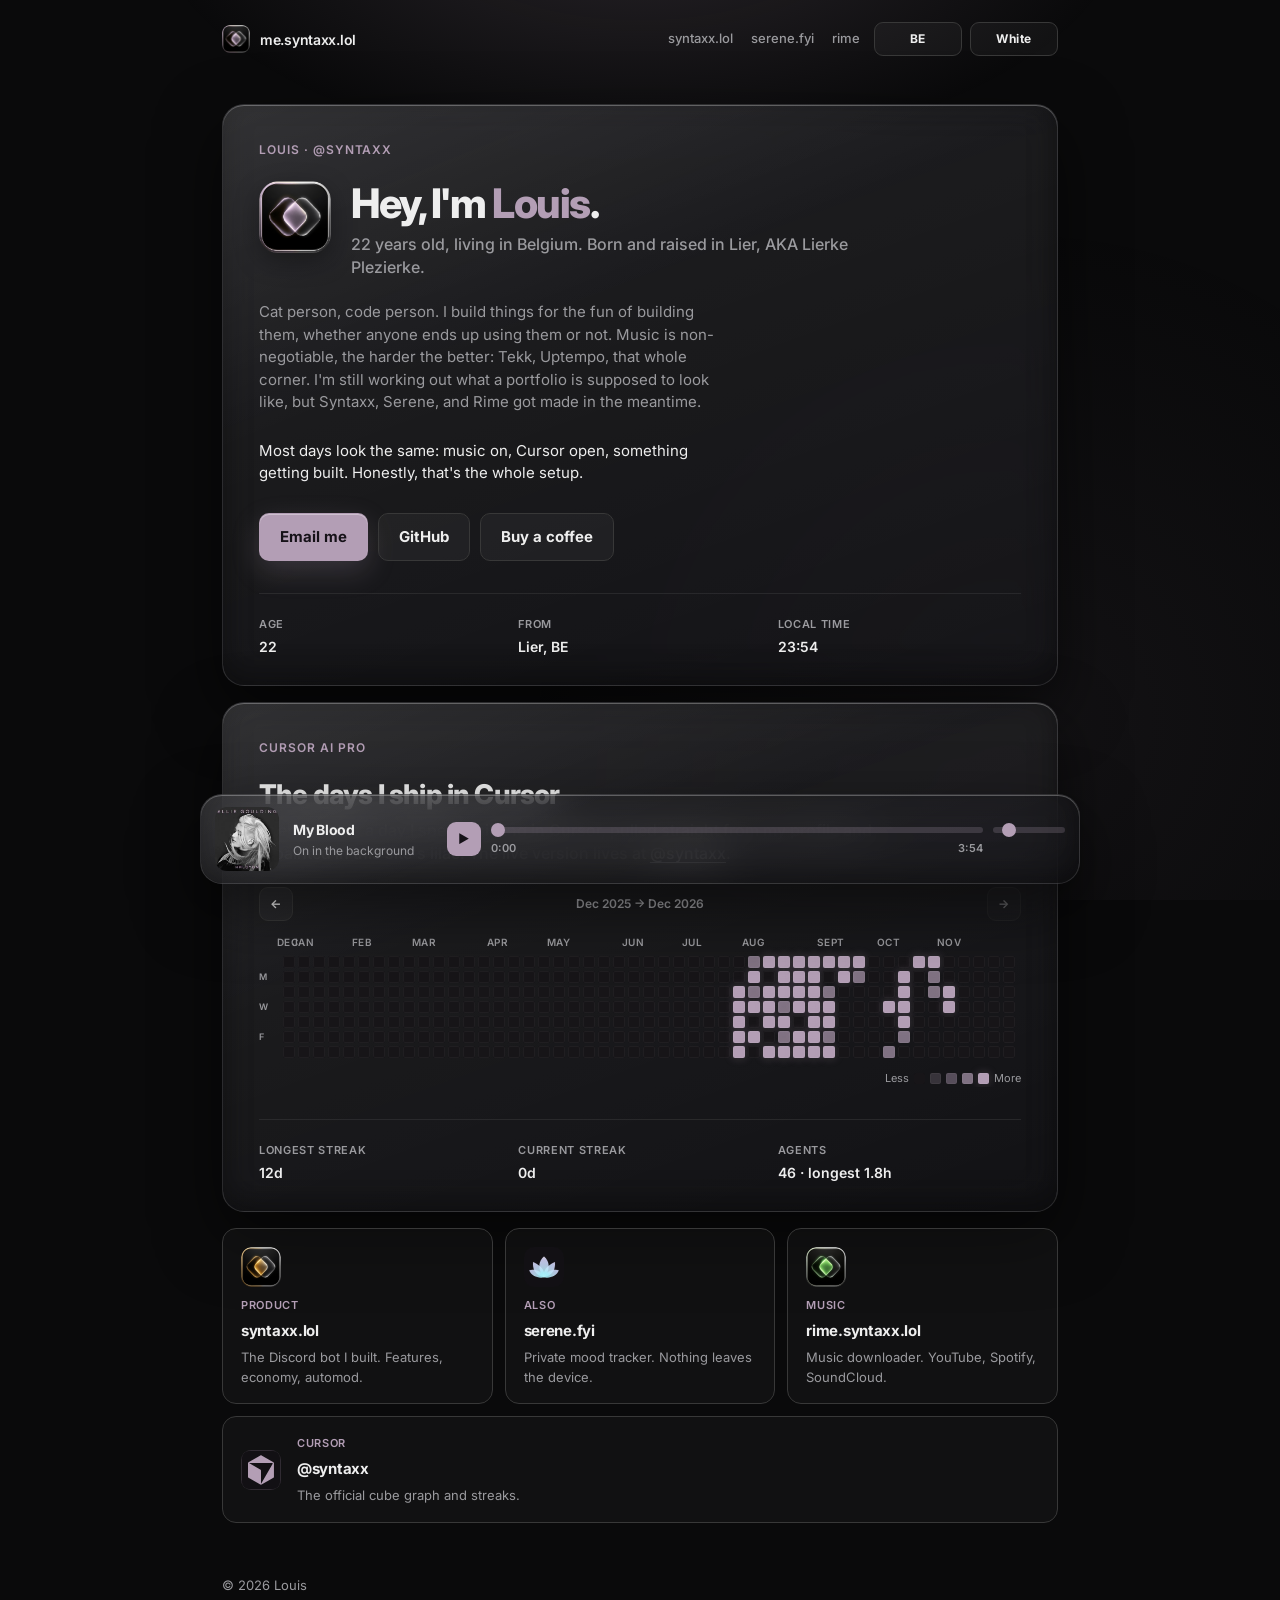
<file: index.html>
<!DOCTYPE html>
<html lang="en" data-theme="dark">
  <head>
    <meta charset="UTF-8" />
    <meta name="viewport" content="width=device-width, initial-scale=1.0" />
    <title>me · syntaxx.lol</title>
    <meta
      name="description"
      content="Louis. 22. Lier, Belgium. I make things, love cats, and live on music."
    />
    <meta name="theme-color" content="#B39EB5" />
    <meta property="og:title" content="me · syntaxx.lol" />
    <meta
      property="og:description"
      content="22. Born in Lierke Plezierke. I code, I make things, I need music."
    />
    <meta property="og:type" content="website" />
    <meta property="og:site_name" content="me.syntaxx.lol" />
    <meta property="og:url" content="https://me.syntaxx.lol" />
    <meta property="og:image" content="https://me.syntaxx.lol/og.png?v=4" />
    <meta property="og:image:type" content="image/png" />
    <meta property="og:image:width" content="1200" />
    <meta property="og:image:height" content="675" />
    <meta property="og:image:alt" content="Louis · me.syntaxx.lol" />
    <meta name="twitter:card" content="summary_large_image" />
    <meta name="twitter:title" content="me · syntaxx.lol" />
    <meta name="twitter:description" content="22. Born in Lierke Plezierke. I code, I make things, I need music." />
    <meta name="twitter:image" content="https://me.syntaxx.lol/og.png?v=4" />
    <link rel="canonical" href="https://me.syntaxx.lol" />
    <link rel="icon" href="/favicon.ico?v=7" sizes="any" />
    <link rel="icon" type="image/png" sizes="32x32" href="/favicon-32x32.png?v=7" />
    <link rel="apple-touch-icon" sizes="180x180" href="/apple-touch-icon.png?v=7" />
    <link rel="preconnect" href="https://fonts.googleapis.com" />
    <link rel="preconnect" href="https://fonts.gstatic.com" crossorigin />
    <link
      href="https://fonts.googleapis.com/css2?family=Inter:wght@400;500;600;700;800&display=swap"
      rel="stylesheet"
    />
    <link rel="stylesheet" href="/styles.css" />
    <script>
      try {
        const theme = localStorage.getItem("me-theme");
        const lang = localStorage.getItem("me-lang");
        if (theme === "light" || theme === "dark") {
          document.documentElement.dataset.theme = theme;
        }
        document.documentElement.lang = lang === "be" ? "nl-BE" : "en";
      } catch (_) {}
    </script>
  </head>
  <body>
    <div class="ambient" aria-hidden="true"></div>

    <header class="top">
      <a class="brand" href="https://me.syntaxx.lol">
        <img src="/syntaxx-logo.png?v=7" alt="" width="28" height="28" />
        <span>me.syntaxx.lol</span>
      </a>
      <div class="top__right">
        <nav class="nav">
          <a href="https://syntaxx.lol">syntaxx.lol</a>
          <a href="https://serene.fyi">serene.fyi</a>
          <a href="https://rime.syntaxx.lol">rime</a>
        </nav>
        <div class="prefs">
          <button type="button" class="chip" id="lang-btn" aria-label="Language">BE</button>
          <button type="button" class="chip" id="theme-btn" data-i18n="themeToLight">White</button>
        </div>
      </div>
    </header>

    <main>
      <section class="hero">
        <article class="card glass glass--l2 reveal">
          <p class="eyebrow reveal-item">Louis · @syntaxx</p>

          <div class="identity reveal-item">
            <img
              class="avatar"
              src="/syntaxx-logo.png?v=7"
              alt="Syntaxx mark"
              width="72"
              height="72"
            />
            <div>
              <h1 data-i18n="headline">Hey, I'm <em>Louis</em>.</h1>
              <p class="lede" data-i18n="lede">
                22 years old, living in Belgium. Born and raised in Lier,
                AKA Lierke Plezierke.
              </p>
            </div>
          </div>

          <p class="bio reveal-item" data-i18n="bio">
            Cat person, code person. I build things for the fun of building
            them, whether anyone ends up using them or not. Music is
            non-negotiable, the harder the better: Tekk, Uptempo, that whole
            corner. I'm still working out what a portfolio is supposed to
            look like, but Syntaxx, Serene, and Rime got made in the meantime.
          </p>

          <p class="bio love reveal-item" data-i18n="cursorLove">
            Most days look the same: music on, Cursor open, something
            getting built. Honestly, that's the whole setup.
          </p>

          <div class="actions reveal-item">
            <a class="btn btn--primary" href="mailto:Louis@syntaxx.com">
              <span data-i18n="email">Email me</span>
            </a>
            <a class="btn btn--ghost" href="https://github.com/lode787">
              <span data-i18n="github">GitHub</span>
            </a>
            <a class="btn btn--ghost" href="https://www.buymeacoffee.com/syntaxx.lol">
              <span data-i18n="coffee">Buy a coffee</span>
            </a>
          </div>

          <dl class="now reveal-item">
            <div>
              <dt data-i18n="now">Age</dt>
              <dd data-i18n="nowValue">22</dd>
            </div>
            <div>
              <dt data-i18n="based">From</dt>
              <dd data-i18n="basedValue">Lier, BE</dd>
            </div>
            <div>
              <dt data-i18n="localTime">Local time</dt>
              <dd>
                <time id="local-time" datetime="">--:--</time>
              </dd>
            </div>
          </dl>
        </article>
      </section>

      <section class="graph-wrap" aria-labelledby="cursor-heading">
        <article class="card glass glass--l2">
          <div class="graph-head">
            <p class="eyebrow">Cursor AI Pro</p>
            <h2 id="cursor-heading" data-i18n="graphTitle">The days I ship in Cursor</h2>
            <p class="lede" data-i18n="graphLede">
              Every cube is a day I spent building in Cursor, pulled straight
              from my profile and repainted in this site's lilac. The live
              version lives at
              <a href="https://cursor.com/@syntaxx">@syntaxx</a>.
            </p>
          </div>
          <div class="heat-nav">
            <button type="button" class="chip chip--icon" id="heat-prev" aria-label="Earlier weeks">←</button>
            <p class="heat-nav__range" id="heat-range"></p>
            <button type="button" class="chip chip--icon" id="heat-next" aria-label="Later weeks">→</button>
          </div>
          <div class="heat" id="heat"></div>
          <dl class="now" id="graph-stats">
            <div>
              <dt data-i18n="longestStreak">Longest streak</dt>
              <dd id="stat-longest">-</dd>
            </div>
            <div>
              <dt data-i18n="currentStreak">Current streak</dt>
              <dd id="stat-current">-</dd>
            </div>
            <div>
              <dt data-i18n="agents">Agents</dt>
              <dd id="stat-agents">-</dd>
            </div>
          </dl>
        </article>
      </section>

      <section class="links" aria-labelledby="links-heading">
        <h2 id="links-heading" class="visually-hidden" data-i18n="elsewhere">Elsewhere</h2>
        <ul class="link-grid">
          <li class="reveal-item">
            <a class="link-card" href="https://syntaxx.lol">
              <img class="link-card__icon" src="/logos/syntaxx-mark.png" alt="" width="40" height="40" />
              <span class="link-card__body">
                <span class="link-card__label" data-i18n="product">Product</span>
                <strong>syntaxx.lol</strong>
                <span class="link-card__hint" data-i18n="productHint">The Discord bot I built. Features, economy, automod.</span>
              </span>
            </a>
          </li>
          <li class="reveal-item">
            <a class="link-card" href="https://serene.fyi">
              <img class="link-card__icon link-card__icon--plain" src="/logos/serene-logo.svg" alt="" width="40" height="40" />
              <span class="link-card__body">
                <span class="link-card__label" data-i18n="also">Also</span>
                <strong>serene.fyi</strong>
                <span class="link-card__hint" data-i18n="alsoHint">Private mood tracker. Nothing leaves the device.</span>
              </span>
            </a>
          </li>
          <li class="reveal-item">
            <a class="link-card" href="https://rime.syntaxx.lol">
              <img class="link-card__icon" src="/logos/rime-mark.png" alt="" width="40" height="40" />
              <span class="link-card__body">
                <span class="link-card__label" data-i18n="rime">Music</span>
                <strong>rime.syntaxx.lol</strong>
                <span class="link-card__hint" data-i18n="rimeHint">Music downloader. YouTube, Spotify, SoundCloud.</span>
              </span>
            </a>
          </li>
          <li class="reveal-item link-grid__cursor">
            <a class="link-card link-card--wide" href="https://cursor.com/@syntaxx">
              <img class="link-card__icon" src="/logos/cursor-logo.svg" alt="" width="40" height="40" />
              <span class="link-card__body">
                <span class="link-card__label">Cursor</span>
                <strong>@syntaxx</strong>
                <span class="link-card__hint" data-i18n="cursorHint">The official cube graph and streaks.</span>
              </span>
            </a>
          </li>
        </ul>
      </section>
    </main>

    <footer class="foot">
      <p>© <span id="year">2026</span> Louis</p>
    </footer>

    <aside class="player glass glass--l2" aria-label="Music player">
      <img class="player__art" src="/music/cover.png" alt="My Blood cover" width="64" height="64" />
      <div class="player__meta">
        <strong>My Blood</strong>
        <span data-i18n="nowPlaying">On in the background</span>
      </div>
      <div class="player__transport">
        <button type="button" class="chip chip--icon player__play" id="play-btn" aria-label="Play">
          <span id="play-icon">▶</span>
        </button>
        <input
          id="seek"
          type="range"
          min="0"
          max="1000"
          value="0"
          step="1"
          aria-label="Song timeline"
        />
        <label class="player__vol">
          <span class="visually-hidden" data-i18n="volume">Volume</span>
          <input id="vol" type="range" min="0" max="1" step="0.01" value="0.16" aria-label="Volume" />
        </label>
        <div class="player__times">
          <span id="t-cur">0:00</span>
          <span id="t-dur">0:00</span>
        </div>
      </div>
      <audio id="bg-audio" src="/music/My%20Blood.mp3" preload="auto" autoplay loop></audio>
    </aside>

    <div class="heat-tip" id="heat-tip" hidden></div>
    <script src="/script.js"></script>
  </body>
</html>
</file>
<file: styles.css>
:root,
html[data-theme="dark"] {
  --bg: #0a0a0b;
  --fg: #eeeeee;
  --muted: #9a9a9e;
  --line: #383838;
  --accent: #b39eb5;
  --accent-ink: #161218;
  --accent-rgb: 179 158 181;
  --ease-out: cubic-bezier(0.23, 1, 0.32, 1);
  --ease: ease;
  --heat-empty: #171518;
  --now-line: rgb(255 255 255 / 0.08);
  --player-h: 92px;

  --glass-blur: 20px;
  --glass-saturate: 160%;
  --glass-tint: 18 18 20;
  --glass-tint-opacity: 0.72;
  --glass-fill: rgb(var(--glass-tint) / 0.55);
  --glass-border: rgb(255 255 255 / 0.1);
  --glass-radius: 22px;
  --glass-highlight: rgb(255 255 255 / 0.28);
  --glass-inner-shadow: rgb(0 0 0 / 0.35);
  --glass-shadow: 0 24px 64px rgb(0 0 0 / 0.55);
  --glass-focus: var(--accent);
}

html[data-theme="light"] {
  --bg: #f3eef3;
  --fg: #1b171d;
  --muted: #6d6670;
  --line: #d4ccd6;
  --accent-ink: #161218;
  --heat-empty: #e7e1e8;
  --now-line: rgb(20 16 22 / 0.08);
  --glass-tint: 255 255 255;
  --glass-fill: rgb(255 255 255 / 0.7);
  --glass-border: rgb(20 16 22 / 0.08);
  --glass-highlight: rgb(255 255 255 / 0.9);
  --glass-inner-shadow: rgb(80 60 90 / 0.06);
  --glass-shadow: 0 18px 40px rgb(40 30 45 / 0.08);
}

*,
*::before,
*::after {
  box-sizing: border-box;
}

html,
body {
  margin: 0;
  min-height: 100%;
  overflow-x: hidden;
}

body {
  font-family: Inter, system-ui, sans-serif;
  background: var(--bg);
  color: var(--fg);
  line-height: 1.5;
  -webkit-font-smoothing: antialiased;
  text-rendering: optimizeLegibility;
  padding-bottom: calc(var(--player-h) + 28px);
  transition: background 200ms var(--ease), color 200ms var(--ease);
}

a {
  color: inherit;
  text-decoration: none;
}

img {
  display: block;
  max-width: 100%;
}

.visually-hidden {
  position: absolute;
  width: 1px;
  height: 1px;
  padding: 0;
  margin: -1px;
  overflow: hidden;
  clip: rect(0, 0, 0, 0);
  white-space: nowrap;
  border: 0;
}

.ambient {
  position: fixed;
  inset: 0;
  pointer-events: none;
  background:
    radial-gradient(ellipse 70% 50% at 50% -10%, rgb(var(--accent-rgb) / 0.18), transparent 55%),
    radial-gradient(circle at 80% 80%, rgb(var(--accent-rgb) / 0.06), transparent 40%);
}

.top {
  position: relative;
  z-index: 2;
  display: flex;
  align-items: center;
  justify-content: space-between;
  max-width: 880px;
  margin: 0 auto;
  padding: 22px 22px 0;
}

.brand {
  display: inline-flex;
  align-items: center;
  gap: 10px;
  font-size: 14px;
  font-weight: 600;
  letter-spacing: -0.02em;
}

.brand img {
  width: 28px;
  height: 28px;
  border-radius: 8px;
}

.top__right {
  display: flex;
  flex-wrap: wrap;
  align-items: center;
  justify-content: flex-end;
  gap: 14px;
}

.nav {
  display: flex;
  flex-wrap: wrap;
  justify-content: flex-end;
  gap: 18px;
  font-size: 13px;
  font-weight: 500;
  color: var(--muted);
}

.prefs {
  display: flex;
  flex: 0 0 auto;
  gap: 8px;
  width: 184px;
}

.prefs .chip {
  width: 88px;
  min-width: 88px;
  padding: 0;
  justify-content: center;
}

.chip {
  appearance: none;
  min-height: 34px;
  padding: 0 12px;
  border-radius: 9px;
  border: 1px solid var(--line);
  background: rgb(255 255 255 / 0.04);
  color: var(--fg);
  font: inherit;
  font-size: 12px;
  font-weight: 700;
  letter-spacing: 0.04em;
  cursor: pointer;
  transition:
    transform 160ms var(--ease-out),
    background 200ms var(--ease),
    border-color 200ms var(--ease),
    color 200ms var(--ease);
}

.chip--icon {
  width: 34px;
  padding: 0;
}

.chip:active {
  transform: scale(0.97);
}

.chip:disabled {
  opacity: 0.35;
  cursor: default;
}

.chip:focus-visible {
  outline: 2px solid var(--accent);
  outline-offset: 3px;
}

@media (hover: hover) and (pointer: fine) {
  .chip:hover:not(:disabled) {
    border-color: rgb(var(--accent-rgb) / 0.45);
    background: rgb(var(--accent-rgb) / 0.1);
  }
}

.nav a {
  transition: color 160ms var(--ease);
}

@media (hover: hover) and (pointer: fine) {
  .nav a:hover {
    color: var(--fg);
  }
}

main {
  position: relative;
  z-index: 1;
  max-width: 880px;
  margin: 0 auto;
  padding: 48px 22px 32px;
}

.hero {
  display: grid;
}

.glass {
  position: relative;
  isolation: isolate;
  background: rgb(var(--glass-tint) / 0.88);
  border: 1px solid var(--glass-border);
  border-radius: var(--glass-radius);
  box-shadow: var(--glass-shadow);
}

@supports ((backdrop-filter: blur(1px)) or (-webkit-backdrop-filter: blur(1px))) {
  .glass {
    background: var(--glass-fill);
    -webkit-backdrop-filter: blur(var(--glass-blur)) saturate(var(--glass-saturate));
    backdrop-filter: blur(var(--glass-blur)) saturate(var(--glass-saturate));
  }
}

.glass--l2 {
  background:
    linear-gradient(160deg, rgb(255 255 255 / 0.07), rgb(255 255 255 / 0.02)),
    rgb(var(--glass-tint) / 0.88);
  box-shadow:
    var(--glass-shadow),
    inset 0 1px 0 var(--glass-highlight),
    inset 0 -10px 28px var(--glass-inner-shadow);
}

@supports ((backdrop-filter: blur(1px)) or (-webkit-backdrop-filter: blur(1px))) {
  .glass--l2 {
    background:
      linear-gradient(160deg, rgb(255 255 255 / 0.08), rgb(255 255 255 / 0.02)),
      var(--glass-fill);
  }
}

.glass--l2::before {
  content: "";
  position: absolute;
  inset: 0;
  z-index: -1;
  border-radius: inherit;
  pointer-events: none;
  background: linear-gradient(158deg, rgb(255 255 255 / 0.16), transparent 38%);
  opacity: 0.55;
}

.card {
  padding: 36px 36px 28px;
}

.eyebrow {
  margin: 0 0 22px;
  font-size: 12px;
  font-weight: 600;
  letter-spacing: 0.08em;
  text-transform: uppercase;
  color: var(--accent);
}

.identity {
  display: flex;
  gap: 20px;
  align-items: flex-start;
}

.avatar {
  width: 72px;
  height: 72px;
  border-radius: 18px;
  flex-shrink: 0;
  box-shadow: 0 8px 24px rgb(0 0 0 / 0.35);
}

h1 {
  margin: 0 0 8px;
  font-size: clamp(1.85rem, 4vw, 2.55rem);
  font-weight: 800;
  letter-spacing: -0.035em;
  line-height: 1.08;
}

h1 em {
  font-style: normal;
  color: var(--accent);
}

.lede a,
.bio a {
  color: var(--fg);
  text-decoration: underline;
  text-underline-offset: 3px;
}

.lede,
.bio {
  margin: 0;
  color: var(--muted);
  max-width: 52ch;
}

.lede {
  font-size: 16px;
  font-weight: 500;
  line-height: 1.45;
}

.bio {
  margin-top: 22px;
  font-size: 15px;
}

.love {
  padding-top: 4px;
  color: var(--fg);
}

.actions {
  display: flex;
  flex-wrap: wrap;
  gap: 10px;
  margin-top: 28px;
}

.btn {
  appearance: none;
  display: inline-flex;
  align-items: center;
  justify-content: center;
  gap: 8px;
  min-height: 48px;
  padding: 0 20px;
  border-radius: 10px;
  font-size: 15px;
  font-weight: 700;
  line-height: 1;
  border: 1px solid transparent;
  cursor: pointer;
  transition:
    transform 160ms var(--ease-out),
    background 200ms var(--ease),
    box-shadow 200ms var(--ease),
    color 200ms var(--ease),
    border-color 200ms var(--ease);
}

.btn:focus-visible {
  outline: 2px solid var(--accent);
  outline-offset: 3px;
}

.btn:active {
  transform: scale(0.97);
}

.btn--primary {
  background: var(--accent);
  color: var(--accent-ink);
  box-shadow: 0 10px 28px rgb(var(--accent-rgb) / 0.22), inset 0 1px rgb(255 255 255 / 0.35);
}

.btn--ghost {
  background: rgb(255 255 255 / 0.04);
  color: var(--fg);
  border-color: var(--line);
}

.btn__arrow {
  display: inline-block;
  transition: transform 200ms var(--ease-out);
}

@media (hover: hover) and (pointer: fine) {
  .btn--primary:hover {
    transform: translateY(-1px);
    box-shadow: 0 14px 32px rgb(var(--accent-rgb) / 0.3), inset 0 1px rgb(255 255 255 / 0.4);
  }

  .btn--primary:hover .btn__arrow {
    transform: translateX(3px);
  }

  .btn--ghost:hover {
    background: rgb(255 255 255 / 0.07);
    border-color: rgb(var(--accent-rgb) / 0.4);
  }
}

.now {
  display: grid;
  grid-template-columns: repeat(3, minmax(0, 1fr));
  gap: 16px;
  margin: 32px 0 0;
  padding-top: 22px;
  border-top: 1px solid var(--now-line);
}

.now dt {
  font-size: 11px;
  font-weight: 600;
  letter-spacing: 0.06em;
  text-transform: uppercase;
  color: var(--muted);
}

.now dd {
  margin: 4px 0 0;
  font-size: 14px;
  font-weight: 600;
}

.graph-wrap {
  margin-top: 16px;
}

.graph-card {
  padding-bottom: 24px;
}

.graph-head h2 {
  margin: 0 0 8px;
  font-size: clamp(1.35rem, 3vw, 1.7rem);
  font-weight: 800;
  letter-spacing: -0.03em;
  line-height: 1.15;
}

.graph-head .lede {
  max-width: 62ch;
}

.heat-nav {
  display: flex;
  align-items: center;
  justify-content: space-between;
  gap: 12px;
  margin-top: 22px;
}

.heat-nav__range {
  margin: 0;
  font-size: 12px;
  font-weight: 600;
  color: var(--muted);
  text-align: center;
}

.heat {
  position: relative;
  margin-top: 14px;
  overflow: hidden;
  width: 100%;
}

.heat__months {
  display: grid;
  grid-template-columns: 18px 1fr;
  margin-bottom: 6px;
}

.heat__month-row {
  display: grid;
  grid-auto-flow: column;
  grid-auto-columns: 12px;
  column-gap: 3px;
  font-size: 10px;
  font-weight: 600;
  letter-spacing: 0.04em;
  text-transform: uppercase;
  color: var(--muted);
}

.heat__month-row span {
  grid-column: span var(--span, 1);
}

.heat__body {
  display: grid;
  grid-template-columns: 18px 1fr;
  gap: 6px;
  align-items: start;
}

.heat__dows {
  display: grid;
  grid-template-rows: repeat(7, 12px);
  gap: 3px;
  font-size: 9px;
  font-weight: 600;
  color: var(--muted);
  line-height: 12px;
}

.heat__grid {
  display: grid;
  grid-auto-flow: column;
  grid-template-rows: repeat(7, 12px);
  grid-auto-columns: 12px;
  gap: 3px;
}

.heat__cell {
  width: 12px;
  height: 12px;
  border-radius: 2px;
  background: var(--heat-empty);
  outline: 1px solid rgb(255 255 255 / 0.04);
  outline-offset: -1px;
}

.heat__cell[data-level="1"] { background: rgb(var(--accent-rgb) / 0.22); }
.heat__cell[data-level="2"] { background: rgb(var(--accent-rgb) / 0.42); }
.heat__cell[data-level="3"] { background: rgb(var(--accent-rgb) / 0.68); }
.heat__cell[data-level="4"] {
  background: var(--accent);
  box-shadow: 0 0 10px rgb(var(--accent-rgb) / 0.28);
}

@media (hover: hover) and (pointer: fine) {
  .heat__cell[data-level]:not([data-level="0"]):hover {
    outline-color: rgb(var(--accent-rgb) / 0.7);
  }
}

.heat__legend {
  display: flex;
  align-items: center;
  justify-content: flex-end;
  gap: 5px;
  margin-top: 12px;
  font-size: 11px;
  color: var(--muted);
}

.heat__legend i {
  display: block;
  width: 11px;
  height: 11px;
  border-radius: 2px;
  background: var(--heat-empty);
}

.heat-tip {
  position: fixed;
  z-index: 20;
  padding: 6px 8px;
  border-radius: 8px;
  background: #1c1a1e;
  border: 1px solid rgb(255 255 255 / 0.1);
  color: var(--fg);
  font-size: 12px;
  font-weight: 600;
  line-height: 1.25;
  pointer-events: none;
  opacity: 0;
  transform: translate(-50%, -8px) scale(0.97);
  transform-origin: center bottom;
  transition:
    opacity 125ms var(--ease-out),
    transform 125ms var(--ease-out);
}

.heat-tip.is-on {
  opacity: 1;
  transform: translate(-50%, -12px) scale(1);
}

.link-grid {
  list-style: none;
  display: grid;
  grid-template-columns: repeat(3, minmax(0, 1fr));
  gap: 12px;
  margin: 16px 0 0;
  padding: 0;
}

.link-grid__cursor {
  grid-column: 1 / -1;
}

.link-card {
  display: flex;
  flex-direction: column;
  gap: 10px;
  min-height: 100%;
  padding: 18px 18px 16px;
  border: 1px solid var(--line);
  border-radius: 14px;
  background: rgb(255 255 255 / 0.03);
  transition:
    transform 200ms var(--ease-out),
    border-color 200ms var(--ease),
    background 200ms var(--ease);
}

.link-card--wide {
  flex-direction: row;
  align-items: center;
  gap: 16px;
}

.link-card__icon {
  width: 40px;
  height: 40px;
  border-radius: 10px;
  object-fit: cover;
  flex-shrink: 0;
}

.link-card__icon--plain {
  object-fit: contain;
  padding: 5px;
  background: #121014;
}

.link-card__body {
  display: flex;
  flex-direction: column;
  gap: 6px;
  min-width: 0;
}

.link-card:active {
  transform: scale(0.98);
}

.link-card__label {
  font-size: 11px;
  font-weight: 600;
  letter-spacing: 0.06em;
  text-transform: uppercase;
  color: var(--accent);
}

.link-card strong {
  font-size: 15px;
  letter-spacing: -0.02em;
}

.link-card__hint {
  font-size: 13px;
  color: var(--muted);
}

@media (hover: hover) and (pointer: fine) {
  .link-card:hover {
    transform: translateY(-2px);
    border-color: rgb(var(--accent-rgb) / 0.4);
    background: rgb(255 255 255 / 0.05);
  }
}

.foot {
  max-width: 880px;
  margin: 0 auto;
  padding: 8px 22px 36px;
  color: var(--muted);
  font-size: 13px;
}

.foot a {
  text-decoration: underline;
  text-underline-offset: 3px;
}

.reveal-item {
  opacity: 0;
  transform: translateY(10px);
  animation: rise 480ms var(--ease-out) forwards;
}

.reveal-item:nth-child(1) { animation-delay: 40ms; }
.identity.reveal-item,
.reveal-item:nth-child(2) { animation-delay: 90ms; }
.bio.reveal-item,
.reveal-item:nth-child(3) { animation-delay: 140ms; }
.actions.reveal-item,
.reveal-item:nth-child(4) { animation-delay: 190ms; }
.now.reveal-item,
.reveal-item:nth-child(5) { animation-delay: 240ms; }

.link-grid .reveal-item:nth-child(1) { animation-delay: 280ms; }
.link-grid .reveal-item:nth-child(2) { animation-delay: 330ms; }
.link-grid .reveal-item:nth-child(3) { animation-delay: 380ms; }
.link-grid .reveal-item:nth-child(4) { animation-delay: 430ms; }

@keyframes rise {
  to {
    opacity: 1;
    transform: translateY(0);
  }
}

@media (prefers-reduced-motion: reduce) {
  .reveal-item {
    animation: fade 200ms ease forwards;
    transform: none;
  }

  .btn,
  .btn__arrow,
  .link-card,
  .nav a,
  .heat-tip,
  .chip {
    transition: none;
  }
}

@keyframes fade {
  to {
    opacity: 1;
  }
}

html[data-theme="light"] .heat__cell {
  outline-color: rgb(20 16 22 / 0.06);
}

html[data-theme="light"] .heat-tip {
  background: #fff;
  border-color: rgb(20 16 22 / 0.1);
}

.player {
  position: fixed;
  left: 50%;
  bottom: 16px;
  z-index: 8;
  display: grid;
  grid-template-columns: 64px minmax(0, 140px) minmax(180px, 1fr);
  align-items: center;
  gap: 14px;
  width: min(880px, calc(100% - 28px));
  padding: 12px 14px;
  transform: translateX(-50%);
}

.player__art {
  width: 64px;
  height: 64px;
  border-radius: 12px;
  object-fit: cover;
}

.player__meta strong {
  display: block;
  font-size: 14px;
  letter-spacing: -0.02em;
}

.player__meta span {
  display: block;
  margin-top: 2px;
  font-size: 12px;
  color: var(--muted);
}

.player__transport {
  display: grid;
  grid-template-columns: 34px minmax(0, 1fr) 72px;
  grid-template-rows: 14px 14px;
  align-items: center;
  column-gap: 10px;
  row-gap: 4px;
}

.player__play {
  grid-row: 1 / -1;
  background: var(--accent);
  color: var(--accent-ink);
  border-color: transparent;
}

#seek {
  grid-column: 2;
  grid-row: 1;
}

.player__vol {
  grid-column: 3;
  grid-row: 1;
  display: flex;
  align-items: center;
  margin: 0;
  min-width: 0;
}

.player__times {
  grid-column: 2;
  grid-row: 2;
  display: flex;
  justify-content: space-between;
  font-size: 11px;
  font-weight: 600;
  color: var(--muted);
  line-height: 14px;
}

.player input[type="range"] {
  -webkit-appearance: none;
  appearance: none;
  display: block;
  width: 100%;
  height: 14px;
  margin: 0;
  background: transparent;
  cursor: pointer;
}

.player input[type="range"]::-webkit-slider-runnable-track {
  height: 6px;
  border-radius: 99px;
  background: rgb(var(--accent-rgb) / 0.22);
}

.player input[type="range"]::-moz-range-track {
  height: 6px;
  border-radius: 99px;
  background: rgb(var(--accent-rgb) / 0.22);
}

.player input[type="range"]::-webkit-slider-thumb {
  -webkit-appearance: none;
  appearance: none;
  width: 14px;
  height: 14px;
  margin-top: -4px;
  border-radius: 50%;
  background: var(--accent);
  border: 0;
}

.player input[type="range"]::-moz-range-thumb {
  width: 14px;
  height: 14px;
  border-radius: 50%;
  background: var(--accent);
  border: 0;
}

@media (max-width: 820px) {
  .link-grid {
    grid-template-columns: repeat(2, minmax(0, 1fr));
  }
}

@media (max-width: 720px) {
  :root {
    --player-h: 156px;
  }

  .top {
    flex-wrap: wrap;
    align-items: flex-start;
    gap: 12px;
  }

  .top__right {
    width: 100%;
    justify-content: space-between;
  }

  .nav {
    justify-content: flex-start;
  }

  .prefs {
    width: 168px;
  }

  .prefs .chip {
    width: 80px;
    min-width: 80px;
  }

  main {
    padding: 28px 16px 24px;
  }

  .card {
    padding: 24px 18px 20px;
  }

  .identity {
    flex-direction: column;
  }

  .now,
  .link-grid {
    grid-template-columns: 1fr;
  }

  .now {
    gap: 14px;
  }

  .actions .btn {
    flex: 1 1 calc(50% - 10px);
  }

  .heat-nav__range {
    font-size: 11px;
  }

  .player {
    left: 8px;
    right: 8px;
    bottom: 8px;
    width: auto;
    transform: none;
    grid-template-columns: 52px minmax(0, 1fr);
    grid-template-rows: auto auto;
    gap: 10px;
    padding: 10px 10px 12px;
  }

  .player__art {
    width: 52px;
    height: 52px;
  }

  .player__transport {
    grid-column: 1 / -1;
    grid-template-columns: 34px minmax(0, 1fr) 64px;
  }
}

@media (max-width: 400px) {
  .prefs {
    width: 148px;
  }

  .prefs .chip {
    width: 70px;
    min-width: 70px;
    font-size: 11px;
  }

  .player__transport {
    grid-template-columns: 34px minmax(0, 1fr) 52px;
  }
}

@media (prefers-reduced-transparency: reduce) {
  .glass,
  .glass--l2 {
    background: #141416;
    backdrop-filter: none;
    -webkit-backdrop-filter: none;
  }

  html[data-theme="light"] .glass,
  html[data-theme="light"] .glass--l2 {
    background: #fff;
  }
}
</file>
